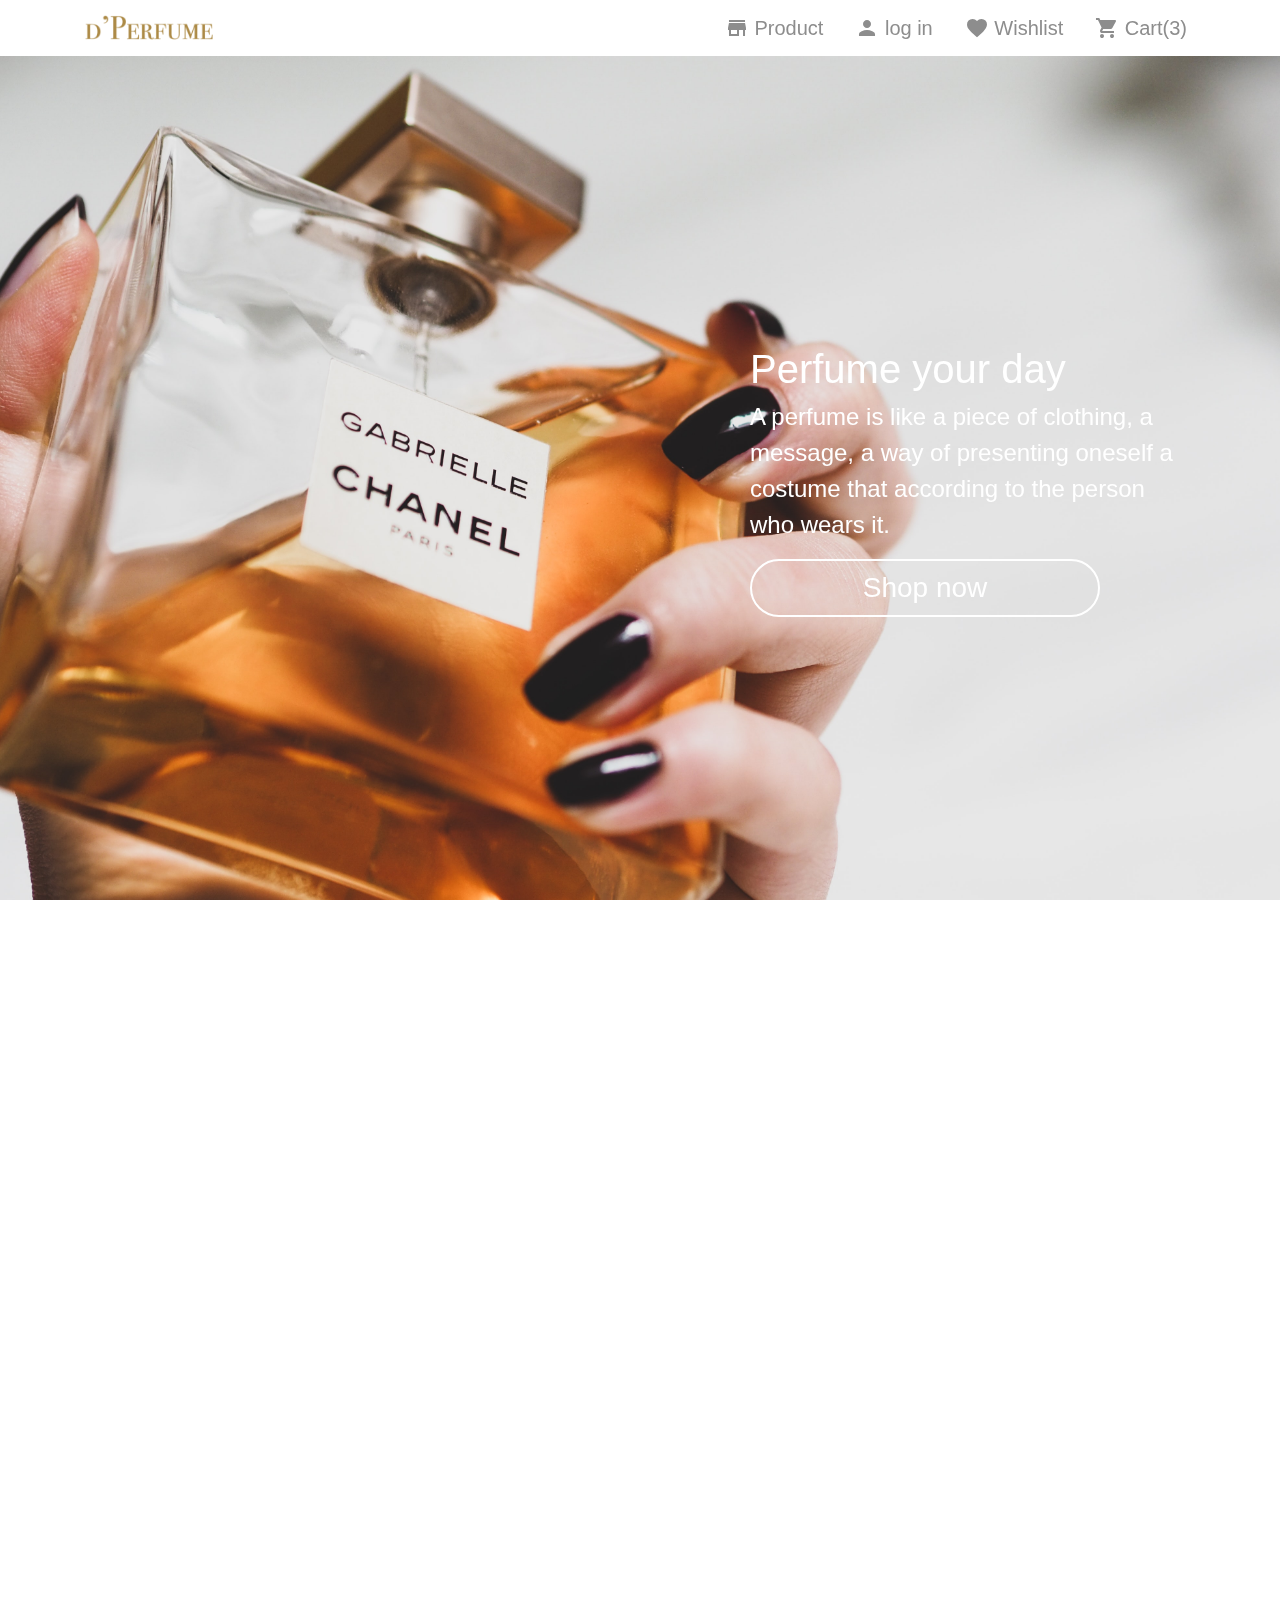
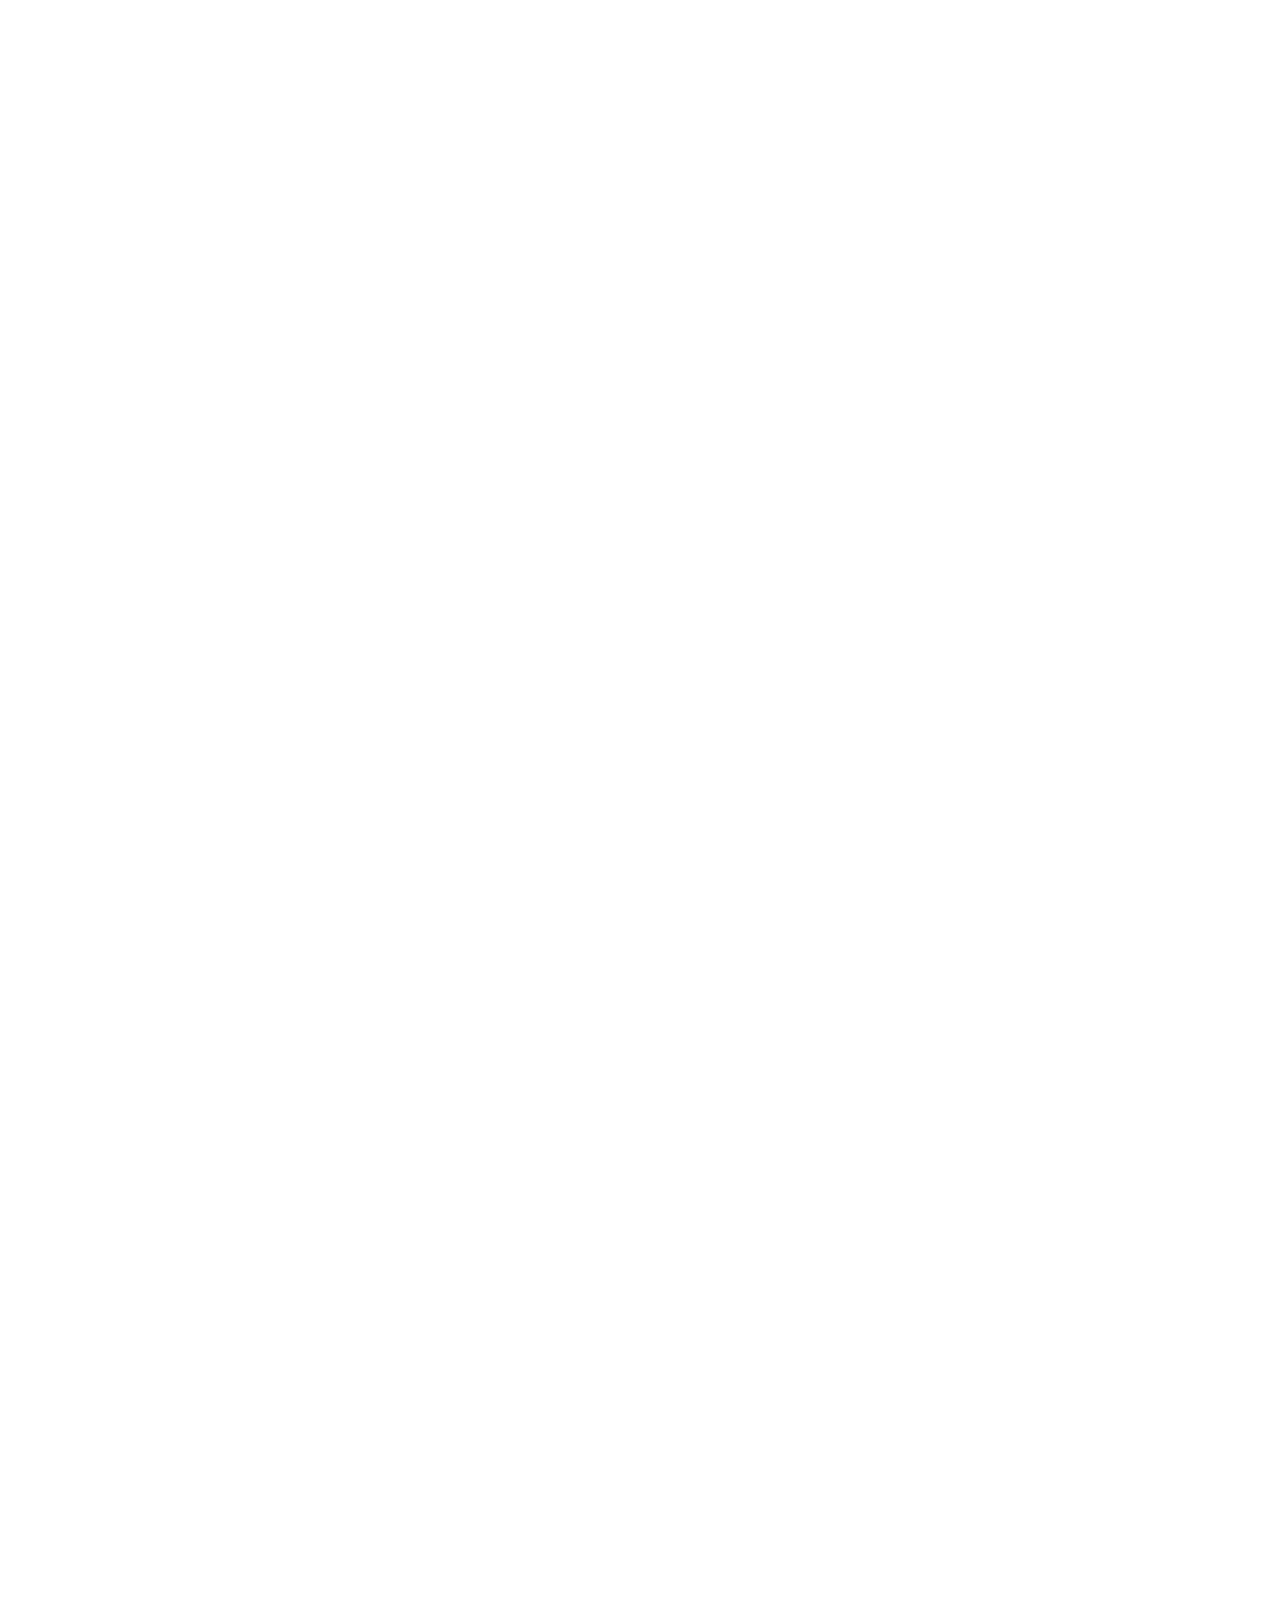
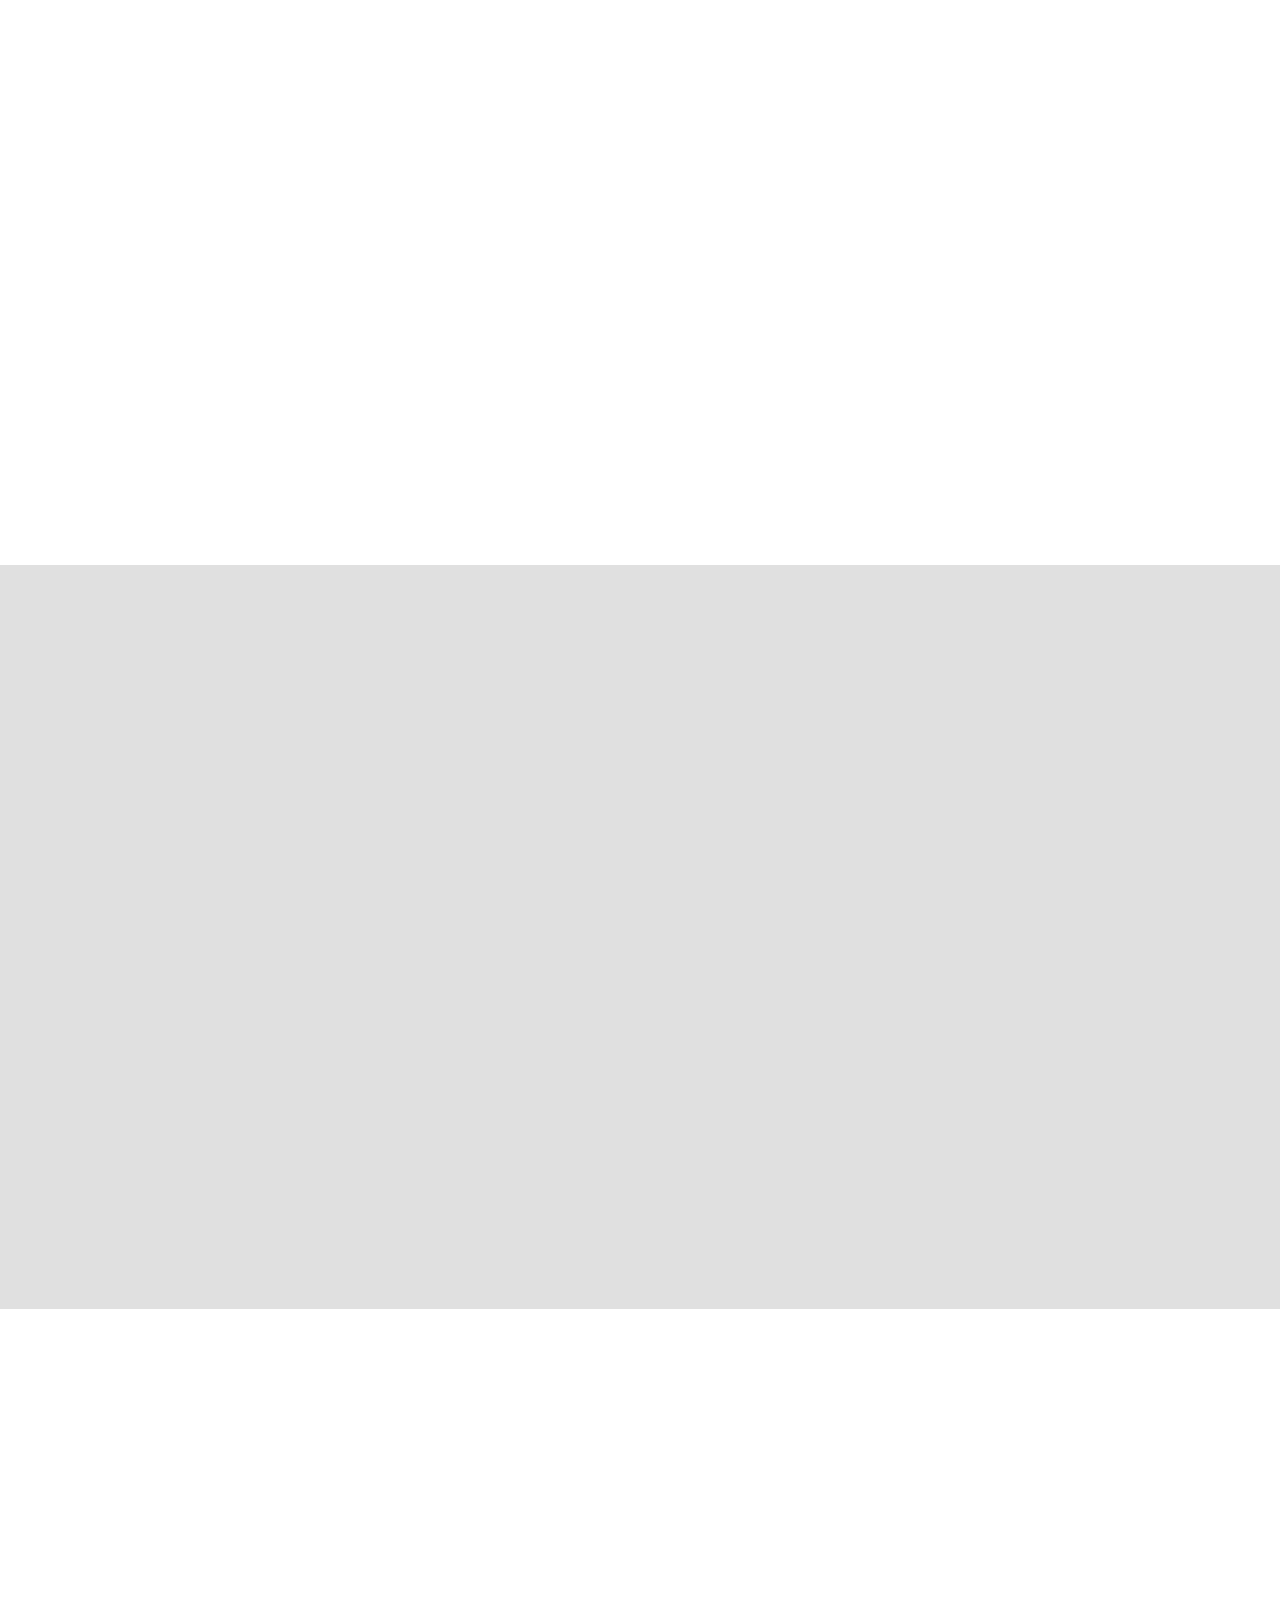
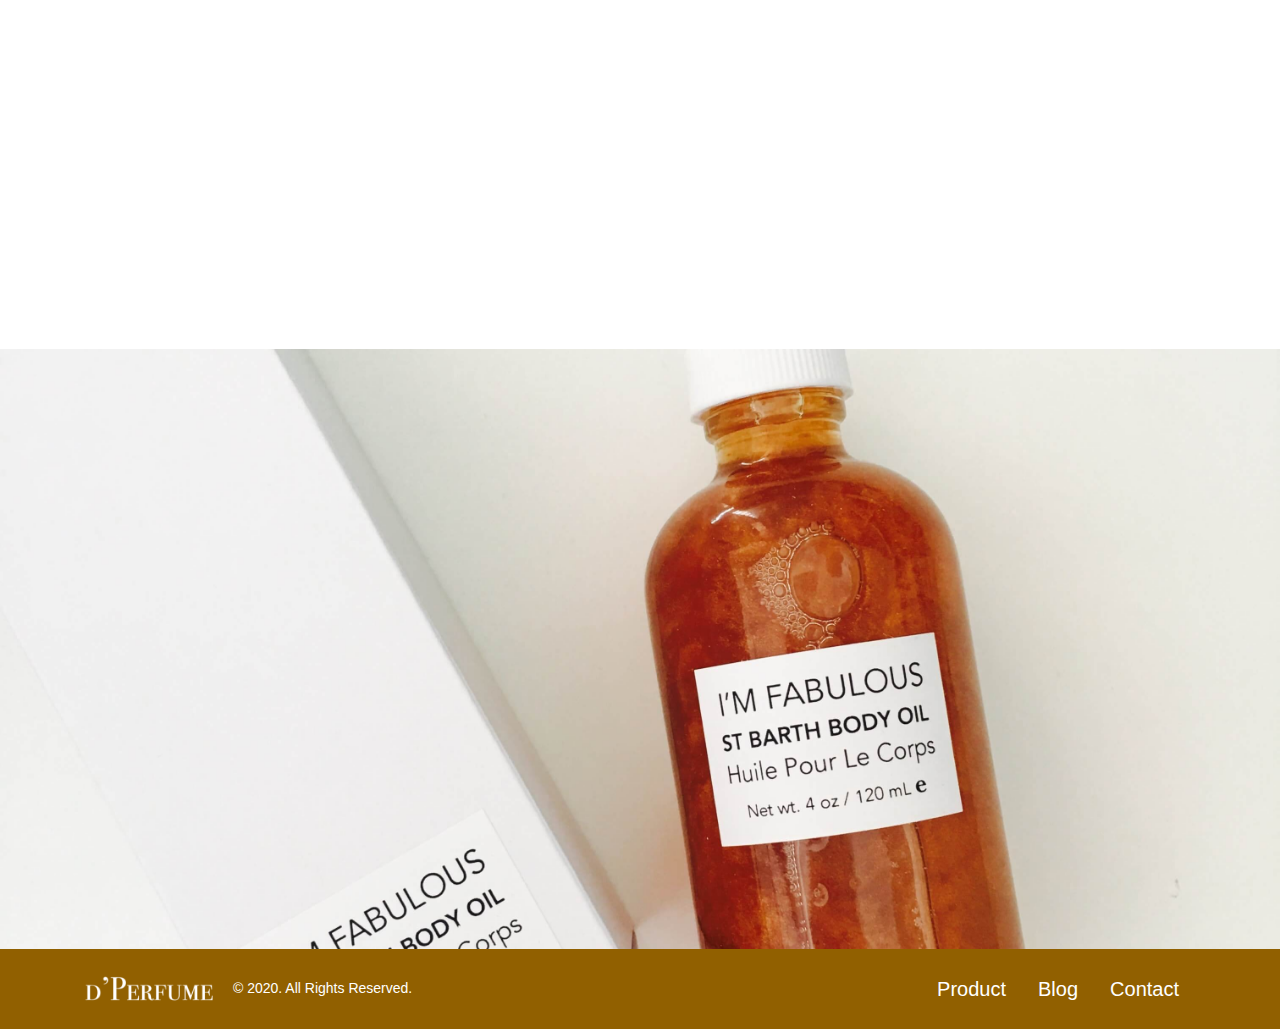
<file: index.html>
<!DOCTYPE html>
<html lang="en">

  <head>
    <meta charset="UTF-8">
    <meta name="viewport" content="width=device-width, initial-scale=1.0">
    <meta http-equiv="X-UA-Compatible" content="ie=edge">
    <title>D'Perfume 香水電商網站</title>
    <!-- icon -->
    <link href="https://fonts.googleapis.com/icon?family=Material+Icons" rel="stylesheet">
    <!-- <link rel="stylesheet" href="https://cdnjs.cloudflare.com/ajax/libs/font-awesome/5.13.0/css/all.min.css" /> -->
    <!-- aos -->
    <link rel="stylesheet" href="https://unpkg.com/aos@next/dist/aos.css"/>
    <link rel="stylesheet" href="./assets/style/all.css">
  </head>

  <body>
    <header class="sticky-top">
	<nav class="navbar navbar-expand-md navbar-light p-0 py-md-2 px-md-3">
		<div class="container-fluid container-md">
			<h1 class="navbar-logo ml-4 ml-md-0 mb-0">
				<a href="index.html">D'Perfume 香水電商網站</a>
			</h1>
			<a class="text-secondary d-inline-block d-md-none ml-auto mr-3 position-relative" href="#">
				<span class="material-icons">shopping_cart</span>
				<span class="badge badge-pill badge-primary position-absolute">3</span>
			</a>
			<button class="navbar-toggler py-2 px-3 ml-2" type="button" data-toggle="collapse" data-target="#navbarNav"
			aria-controls="navbarNav" aria-expanded="false" aria-label="Toggle navigation">
				<div class="toggler-bar-wrap position-relative">
					<span class="toggler-bar toggler-bar-top"></span>
					<span class="toggler-bar toggler-bar-middle"></span>
					<span class="toggler-bar toggler-bar-bottom"></span>
				</div>
			</button>
			<div class="collapse navbar-collapse" id="navbarNav">
				<ul class="navbar-nav ml-auto">
					<li class="nav-item order-md-1">
						<a class="nav-link h5 text-center py-3 py-md-2 mr-md-3" href="product.html">
							<span class="material-icons d-none d-md-inline-block">store</span>
							Product
						</a>
					</li>
					<li class="nav-item order-2 order-md-1">
						<a class="nav-link h5 text-center py-3 py-md-2 mr-md-3" href="login.html">
							<span class="material-icons d-none d-md-inline-block">person</span>
							log in
						</a>
					</li>
					<li class="nav-item order-md-1">
						<a class="nav-link h5 text-center py-3 py-md-2 mr-md-3" href="wishlist.html">
							<span class="material-icons d-none d-md-inline-block">favorite</span>
							Wishlist
						</a>
					</li>
					<li class="nav-item order-md-1 d-block d-md-none">
						<a class="nav-link h5 text-center py-3 py-md-2 mr-md-3" href="blog.html">
							Blog
						</a>
					</li>
					<li class="nav-item order-md-1 d-block d-md-none">
						<a class="nav-link h5 text-center py-3 py-md-2 mr-md-3" href="contact.html">
							Contact
						</a>
					</li>
					<li class="nav-item order-md-1 d-none d-md-block">
						<a class="nav-link h5 text-center py-3 py-md-2" href="#">
							<span class="material-icons">shopping_cart</span>
							Cart(3)
						</a>
					</li>
				</ul>
			</div>
		</div>
	</nav>
</header>    
<!-- banner -->
<section class="banner bg-cover mb-7 mb-md-9">
  <div class="container h-100 d-flex flex-column justify-content-center">
    <div class="row" data-aos="fade-down" data-aos-duration="2500">
      <div class="col-12 col-md-5 offset-md-7 mb-3 text-white">
        <h2 class="banner__title h1">Perfume your day</h2>
        <p class="banner__text h4">A perfume is like a piece of clothing, a message, a way of presenting oneself a costume that according to the person who wears it.</p>
      </div>
      <div class="col-12 col-md-4 offset-md-7">
        <a href="product.html" class="banner__btn-link btn btn-block btn-outline-white rounded-pill">Shop now</a>
      </div>
    </div>
  </div>
</section>

<!-- rec 推薦品 -->
<section class="rec mb-7 mb-md-9">
  <ul class="container">
    <li class="row no-gutters flex-column-reverse flex-md-row mb-6 mb-md-0">
      <div class="col-12 col-md-6 d-flex justify-content-center">
        <div class="col-md-8 h-100 d-flex flex-column justify-content-center px-0"
          data-aos="fade-up" data-aos-duration="2000">
          <h3 class="h2 font-weight-bold">Gabrielle CHANEL</h3>
          <p class="h5">全新嗅覺體驗，花香四溢、明亮馥郁。結合茉莉、依蘭依蘭、橙花和最迷人的格拉斯晚香玉之花香，呈現出夢幻花香氣息。 極具女性特質的香奈兒嘉柏麗香水，專為光芒四射的她而生。</p>
          <a href="product-detail.html" class="text-primary py-3 pr-3 mr-auto">查看更多</a>
        </div>
      </div>
      <div class="col-12 col-md-6 mb-2 mb-md-0">
        <div class="rec-img bg-cover" data-aos="fade-up"
          style="background-image: url('assets/images/index2.jpg');">
        </div>
      </div>
    </li>
    <li class="row no-gutters flex-column-reverse flex-md-row-reverse mb-6 mb-md-0">
      <div class="col-12 col-md-6 d-flex justify-content-center"
        data-aos="fade-up" data-aos-duration="2000">
        <div class="col-md-8 h-100 d-flex flex-column justify-content-center px-0">
          <h3 class="h2 font-weight-bold">Five O’clock Au Gingembre</h3>
          <p class="h5">生薑與溫醇的肉桂香、紅糖的香甜摻和成一氣，溫暖微辛的氣息反倒形成一股輕煙氤氳開來，還帶點微微煙醺感漫溢在整個鼻息之間，細聞之下,又還有溫溫淡淡的木香，溫和而暖心。</p>
          <a href="product-detail.html" class="text-primary py-3 pr-3 mr-auto">查看更多</a>
        </div>
      </div>
      <div class="col-12 col-md-6 mb-2 mb-md-0">
        <div class="rec-img bg-cover" data-aos="fade-up"
          style="background-image: url('assets/images/index3.png');">
        </div>
      </div>
    </li>
    <li class="row no-gutters flex-column-reverse flex-md-row mb-6 mb-md-0">
      <div class="col-12 col-md-6 d-flex justify-content-center"
        data-aos="fade-up" data-aos-duration="2000">
        <div class="col-md-8 h-100 d-flex flex-column justify-content-center px-0">
          <h3 class="h2 font-weight-bold">CHANEL N°5</h3>
          <p class="h5">N°5，女性魅力的極致精髓。散發柔美澄透的乙醛花束香氣。經典傳奇香氛，蘊藏於極簡設計的獨特瓶身。</p>
          <a href="product-detail.html" class="text-primary py-3 pr-3 mr-auto">查看更多</a>
        </div>
      </div>
      <div class="col-12 col-md-6 mb-2 mb-md-0">
        <div class="rec-img bg-cover" data-aos="fade-up"
          style="background-image: url('assets/images/index4.jpg');
          background-position: 30% center;">
        </div>
      </div>
    </li>
    <li class="row no-gutters flex-column-reverse flex-md-row-reverse mb-6 mb-md-0">
      <div class="col-12 col-md-6 d-flex justify-content-center"
        data-aos="fade-up" data-aos-duration="2000">
        <div class="col-md-8 h-100 d-flex flex-column justify-content-center px-0">
          <ol class="list-unstyled">
            <li class="mb-4 mb-md-8 mt-2 mt-md-0">
              <h4 class="h4 font-weight-bold mb-1">1. <br>Levels of Preventive Maintenance Compliance</h4>
              <p>The core idea of preventative maintenance is the performance of proactive actions against unscheduled downtime in order to identify potential defects before they evolve into something more severe.</p>
            </li>
            <li class="mb-4 mb-md-8 mt-md-1">
              <h4 class="h4 font-weight-bold mb-1">2. <br>Percentage of Planned Maintenance</h4>
              <p>The planned maintenance percentage is the total planned maintenance time in your CMMS software over a date range over the total number of hours of a service performed by the technicians.</p>
            </li>
            <li class="mb-4 mb-md-9 mt-md-1">
              <h4 class="h4 font-weight-bold mb-1">3. <br>Critical percentage of planned maintenance</h4>
              <p>Calculating the critical percentage of planned maintenance will help you prioritize the most important operations that should be performed immediately.</p>
            </li>
            <a href="product-detail.html" class="btn btn-outline-dark btn-block rounded-pill custom-btn">Plan a free online training</a>
          </ol>
        </div>
      </div>
      <div class="col-12 col-md-6 mb-2 mb-md-0">
        <div class="rec-img-lg bg-cover" data-aos="fade-up"
          style="background-image: url('assets/images/index5.jpg');">
        </div>
      </div>
    </li>
  </ul>
</section>

<!-- 產品 -->
<section class="bg-light py-6 py-md-7 mb-7 mb-md-9">
  <div class="container">
    <ul class="row list-unstyled" data-aos="fade-up" data-aos-duration="2500">
      <li class="col-12 col-md-4 mb-6 mb-md-0">
        <a href="product-detail.html" class="card">
          <div class="card-img-lg bg-cover mb-2"
            style="background-image: url('assets/images/index6.jpg')">
          </div>
          <div class="card-body">
            <h4 class="card-title">Poppy & Barley</h4>
            <p class="card-text mb-1 mb-md-3">Jo Malone</p>
            <p class="card-text">NT$1,380
              <del class="ml-2 text-secondary text-through">NT$1,580</del>
            </p>
          </div>
        </a>
      </li>
      <li class="col-12 col-md-4 mb-6 mb-md-0">
        <a href="product-detail.html"class="card">
          <div class="card-img-lg bg-cover mb-2"
            style="background-image: url('assets/images/index7.jpg')">
          </div>
          <div class="card-body">
            <h4 class="card-title">Body Wash</h4>
            <p class="card-text mb-1 mb-md-3">Curology</p>
            <p class="card-text">NT$1,580</p>
          </div>
        </a>
      </li>
      <li class="col-12 col-md-4">
        <a href="product-detail.html" class="card">
          <div class="card-img-lg bg-cover mb-2 card-cover"
            style="background-image: url('assets/images/index8.jpg')">
          </div>
          <div class="card-body">
            <h4 class="card-title">Apple Cider Vinegar Capsule</h4>
            <p class="card-text mb-1 mb-md-3">Tonik</p>
            <p class="card-text">NT$1,580</p>
          </div>
        </a>
      </li>
    </ul>
  </div>
</section>

<!-- Bottle-Recycling 回收 -->
<section class="recycle mb-7 mb-md-9">
  <div class="container">
    <div class="row mb-6 mb-md-0">
      <div class="col-12 col-md-8 mb-2 mb-md-0">
        <div class="recycle-img bg-cover" data-aos="fade-up"
          style="background-image: url('assets/images/index9.jpg');">
        </div>
      </div>
      <div class="col-12 col-md-4 d-flex flex-column justify-content-center"
        data-aos="fade-up" data-aos-duration="2000">
        <h3 class="h2 font-weight-bold">Bottle-Recycling</h3>
        <p class="h5 mb-3">Recycle your used empty bottles and be rewarded!</p>
        <p>For the past 10 years, we have collected over 800,000 bottles through Empty Bottle Recycling Campaign and planted more than 860 pine trees for a better environment.For the past 10 years, we have collected over 800,000 bottles through Empty Bottle Recycling Campaign and planted more than 860 pine trees for a better environment.</p>
        <a href="recycle.html" class="text-primary py-3 pr-3 mr-auto">查看更多</a>
      </div>
    </div>
  </div>
</section>

<!-- subscribe 訂閱 -->
<section class="subscribe bg-cover"
  style="background-image: url('assets/images/index10.jpg');">
  <div class="container">
    <div class="row" data-aos="fade-down" data-aos-duration="2000">
      <div class="col-12 col-md-4">
        <h3 class="h2 mb-4 text-secondary font-weight-bold">記得<br>訂閱以獲取更多資訊！</h3>
        <form action="" method="post">
          <div class="input-group">
            <input type="text" class="custom-input form-control p-3 h-100" placeholder="Your email address" aria-label="Your email address">
            <div class="input-group-append">
              <button type="submit" class="subscribe__btn btn btn-primary px-5">Subscribe</button>
            </div>
          </div>
        </form>
      </div>
    </div>
  </div>
</section>
    <footer class="bg-primary py-4">
  <div class="container-fluid container-md d-flex">
    <div class="d-flex align-items-center">
      <a class="d-inline-block" href="index.html">
        <img src="assets/images/dPerfume-white.png" alt="D'Perfume 香水電商網站">
      </a>
      <p class="text-white font-size-sm ml-4">© 2020. All Rights Reserved.</p>
    </div>
    <ul class="nav footer-nav ml-auto d-none d-md-flex"> 
      <li class="nav-item">
        <a href="products.html" class="h5 nav-link text-white">Product</a>
      </li>
      <li class="nav-item">
        <a href="#" class="h5 nav-link text-white">Blog</a>
      </li>
      <li class="nav-item">
        <a href="#" class="h5 nav-link text-white">Contact</a>
      </li>
    </ul>
  </div>
</footer>  <!-- Bootstrap4
    <script src="https://code.jquery.com/jquery-3.4.1.slim.min.js" integrity="sha384-J6qa4849blE2+poT4WnyKhv5vZF5SrPo0iEjwBvKU7imGFAV0wwj1yYfoRSJoZ+n" crossorigin="anonymous"></script>
    <script src="https://cdn.jsdelivr.net/npm/popper.js@1.16.0/dist/umd/popper.min.js" integrity="sha384-Q6E9RHvbIyZFJoft+2mJbHaEWldlvI9IOYy5n3zV9zzTtmI3UksdQRVvoxMfooAo" crossorigin="anonymous"></script>
    <script src="https://stackpath.bootstrapcdn.com/bootstrap/4.4.1/js/bootstrap.min.js" integrity="sha384-wfSDF2E50Y2D1uUdj0O3uMBJnjuUD4Ih7YwaYd1iqfktj0Uod8GCExl3Og8ifwB6" crossorigin="anonymous"></script>
 -->    
    <!-- aos -->
    <script src="https://unpkg.com/aos@next/dist/aos.js"></script>
    
    <script src="./assets/js/vendors.js"></script>
    <script src="./assets/js/all.js"></script>

    <script>
      AOS.init();
      // navbar 背景
      $(window).scroll(function(e) {
        if ($(window).scrollTop() > 55) {
          // $('header').addClass('fixed-top');
          if ($(".navbar").hasClass("bg-white")) {
            $(".navbar").toggleClass("bg-light-opacity");
            $('.navbar').removeClass('bg-white');
          }
        } else {
          // $("header").removeClass("fixed-top");
          $(".navbar").addClass("bg-white");
          $('.navbar').removeClass('bg-light-opacity');
        }
      })

      // 漢堡動畫
      $(document).ready(function(){
        $('.navbar-toggler').on('click',function(){
          $('.toggler-bar-top').toggleClass('toggler-bar-top-rotate');
          $('.toggler-bar-bottom').toggleClass('toggler-bar-bottom-rotate');
          $('.toggler-bar-middle').toggleClass('d-none');
        })
      })
    </script>
  </body>
</html>
</file>
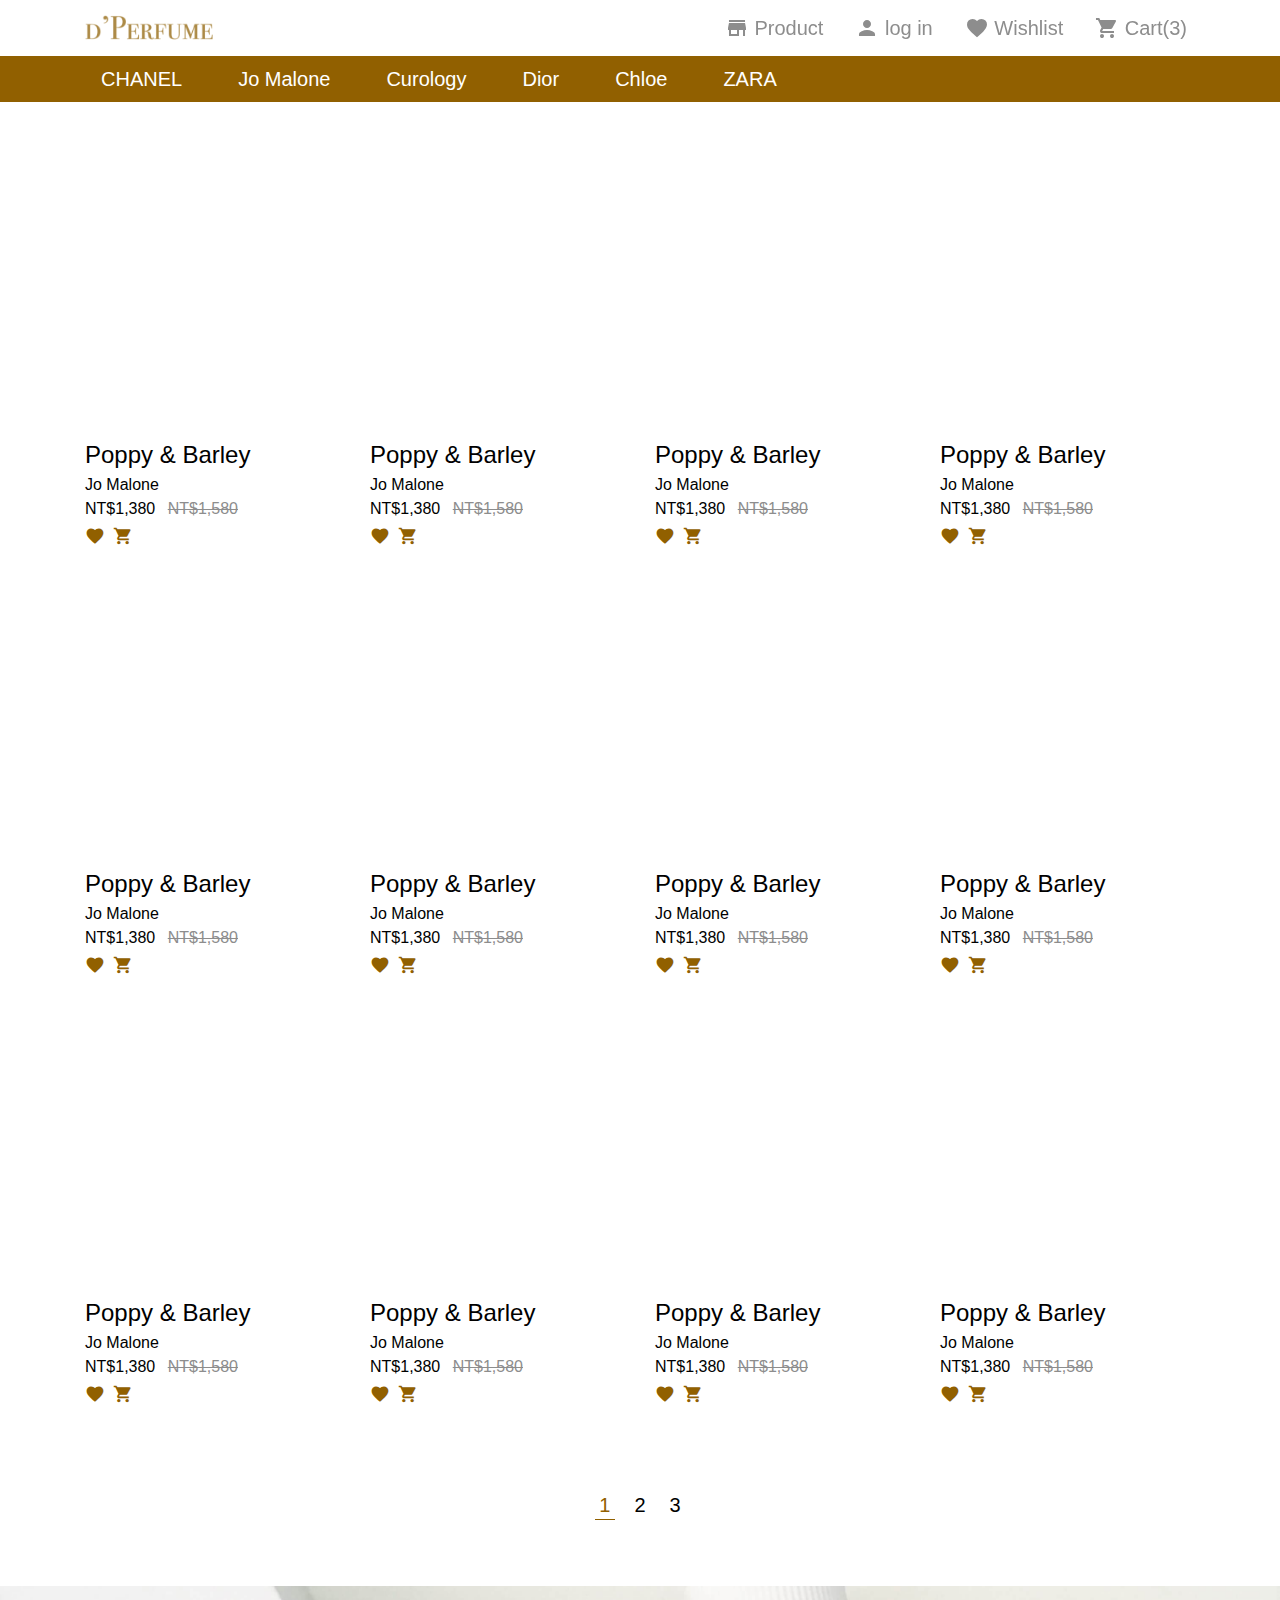
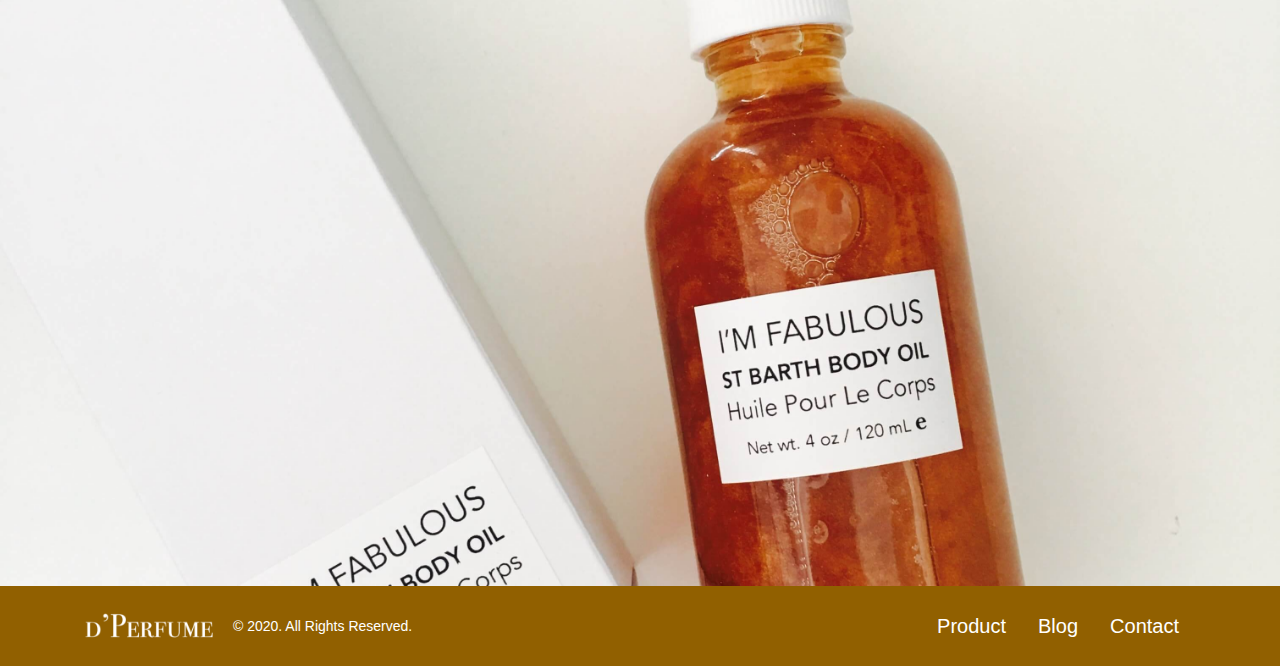
<file: product.html>
<!DOCTYPE html>
<html lang="en">

  <head>
    <meta charset="UTF-8">
    <meta name="viewport" content="width=device-width, initial-scale=1.0">
    <meta http-equiv="X-UA-Compatible" content="ie=edge">
    <title>產品列 | D'Perfume 香水電商網站</title>
    <!-- icon -->
    <link href="https://fonts.googleapis.com/icon?family=Material+Icons" rel="stylesheet">
    <!-- <link rel="stylesheet" href="https://cdnjs.cloudflare.com/ajax/libs/font-awesome/5.13.0/css/all.min.css" /> -->
    <!-- aos -->
    <link rel="stylesheet" href="https://unpkg.com/aos@next/dist/aos.css"/>
    <link rel="stylesheet" href="./assets/style/all.css">
  </head>

  <body>
    <header class="sticky-top">
	<nav class="navbar navbar-expand-md navbar-light p-0 py-md-2 px-md-3">
		<div class="container-fluid container-md">
			<h1 class="navbar-logo ml-4 ml-md-0 mb-0">
				<a href="index.html">D'Perfume 香水電商網站</a>
			</h1>
			<a class="text-secondary d-inline-block d-md-none ml-auto mr-3 position-relative" href="#">
				<span class="material-icons">shopping_cart</span>
				<span class="badge badge-pill badge-primary position-absolute">3</span>
			</a>
			<button class="navbar-toggler py-2 px-3 ml-2" type="button" data-toggle="collapse" data-target="#navbarNav"
			aria-controls="navbarNav" aria-expanded="false" aria-label="Toggle navigation">
				<div class="toggler-bar-wrap position-relative">
					<span class="toggler-bar toggler-bar-top"></span>
					<span class="toggler-bar toggler-bar-middle"></span>
					<span class="toggler-bar toggler-bar-bottom"></span>
				</div>
			</button>
			<div class="collapse navbar-collapse" id="navbarNav">
				<ul class="navbar-nav ml-auto">
					<li class="nav-item order-md-1">
						<a class="nav-link h5 text-center py-3 py-md-2 mr-md-3" href="product.html">
							<span class="material-icons d-none d-md-inline-block">store</span>
							Product
						</a>
					</li>
					<li class="nav-item order-2 order-md-1">
						<a class="nav-link h5 text-center py-3 py-md-2 mr-md-3" href="login.html">
							<span class="material-icons d-none d-md-inline-block">person</span>
							log in
						</a>
					</li>
					<li class="nav-item order-md-1">
						<a class="nav-link h5 text-center py-3 py-md-2 mr-md-3" href="wishlist.html">
							<span class="material-icons d-none d-md-inline-block">favorite</span>
							Wishlist
						</a>
					</li>
					<li class="nav-item order-md-1 d-block d-md-none">
						<a class="nav-link h5 text-center py-3 py-md-2 mr-md-3" href="blog.html">
							Blog
						</a>
					</li>
					<li class="nav-item order-md-1 d-block d-md-none">
						<a class="nav-link h5 text-center py-3 py-md-2 mr-md-3" href="contact.html">
							Contact
						</a>
					</li>
					<li class="nav-item order-md-1 d-none d-md-block">
						<a class="nav-link h5 text-center py-3 py-md-2" href="#">
							<span class="material-icons">shopping_cart</span>
							Cart(3)
						</a>
					</li>
				</ul>
			</div>
		</div>
	</nav>
</header>    
<!-- menu -->
<div class="menu bg-primary mb-7 d-none d-md-block">
  <div class="container">
    <ul class="nav">
      <li class="nav-item">
        <a class="nav-link text-white h5 font-weight-light mr-5" href="#">CHANEL</a>
      </li>
      <li class="nav-item">
        <a class="nav-link text-white h5 font-weight-light mr-5" href="#">Jo Malone</a>
      </li>
      <li class="nav-item">
        <a class="nav-link text-white h5 font-weight-light mr-5" href="#">Curology</a>
      </li>
      <li class="nav-item">
        <a class="nav-link text-white h5 font-weight-light mr-5" href="#">Dior</a>
      </li>
      <li class="nav-item">
        <a class="nav-link text-white h5 font-weight-light mr-5" href="#">Chloe</a>
      </li>
      <li class="nav-item">
        <a class="nav-link text-white h5 font-weight-light" href="#">ZARA</a>
      </li>
    </ul>
  </div>
</div>

<!-- 產品 -->
<section class="container pt-7 mb-7 mb-md-9">
  <ul class="row list-unstyled">
    <li class="col-6 col-md-3 mb-6 mb-md-9">
      <div class="card">
        <a href="product-detail.html" class="card-img-sm bg-cover"
          style="background-image: url('https://github.com/hexschool/webLayoutTraining1st/blob/master/perfume-week6/products1.jpg?raw=true');">
        </a>
        <div class="card-body pt-0">
          <h2 class="card-title">Poppy & Barley</h2>
          <p class="card-text">Jo Malone</p>
          <p class="card-text">
            NT$1,380
            <del class="ml-2 text-secondary">NT$1,580</del>
          </p>
          <div class="d-flex">
            <a href="javascript:void(0);" class="mr-2" data-toggle="modal" data-target="#addFavorite"><span class="material-icons h5 text-primary">favorite</span></a>
            <a href="javascript:void(0);" data-toggle="modal" data-target="#addToCart"><span class="material-icons h5 text-primary">shopping_cart</span></a>
          </div>
        </div>
      </div>
    </li>
    <li class="col-6 col-md-3 mb-6 mb-md-9">
      <div class="card">
        <a href="product-detail.html" class="card-img-sm bg-cover"
          style="background-image: url('https://raw.githubusercontent.com/hexschool/webLayoutTraining1st/master/perfume-week6/index6.jpg');
            background-position: center 100%;">
        </a>
        <div class="card-body pt-0">
          <h2 class="card-title">Poppy & Barley</h2>
          <p class="card-text">Jo Malone</p>
          <p class="card-text">
            NT$1,380
            <del class="ml-2 text-secondary">NT$1,580</del>
          </p>
          <div class="d-flex">
            <a href="javascript:void(0);" class="mr-2" data-toggle="modal" data-target="#addFavorite"><span class="material-icons h5 text-primary">favorite</span></a>
            <a href="javascript:void(0);" data-toggle="modal" data-target="#addToCart"><span class="material-icons h5 text-primary">shopping_cart</span></a>
          </div>
        </div>
      </div>
    </li>
    <li class="col-6 col-md-3 mb-6 mb-md-9">
      <div class="card">
        <a href="product-detail.html" class="card-img-sm bg-cover"
          style="background-image: url('https://github.com/hexschool/webLayoutTraining1st/blob/master/perfume-week6/products3.jpg?raw=true');
          background-position: center 35%;">
        </a>
        <div class="card-body pt-0">
          <h2 class="card-title">Poppy & Barley</h2>
          <p class="card-text">Jo Malone</p>
          <p class="card-text">
            NT$1,380
            <del class="ml-2 text-secondary">NT$1,580</del>
          </p>
          <div class="d-flex">
            <a href="javascript:void(0);" class="mr-2" data-toggle="modal" data-target="#addFavorite"><span class="material-icons h5 text-primary">favorite</span></a>
            <a href="javascript:void(0);" data-toggle="modal" data-target="#addToCart"><span class="material-icons h5 text-primary">shopping_cart</span></a>
          </div>
        </div>
      </div>
    </li>
    <li class="col-6 col-md-3 mb-6 mb-md-9">
      <div class="card">
        <a href="product-detail.html" class="card-img-sm bg-cover"
          style="background-image: url('https://github.com/hexschool/webLayoutTraining1st/blob/master/perfume-week6/products4.jpg?raw=true');
            background-position: center 30%;">
        </a>
        <div class="card-body pt-0">
          <h2 class="card-title">Poppy & Barley</h2>
          <p class="card-text">Jo Malone</p>
          <p class="card-text">
            NT$1,380
            <del class="ml-2 text-secondary">NT$1,580</del>
          </p>
          <div class="d-flex">
            <a href="javascript:void(0);" class="mr-2" data-toggle="modal" data-target="#addFavorite"><span class="material-icons h5 text-primary">favorite</span></a>
            <a href="javascript:void(0);" data-toggle="modal" data-target="#addToCart"><span class="material-icons h5 text-primary">shopping_cart</span></a>
          </div>
        </div>
      </div>
    </li>
    <li class="col-6 col-md-3 mb-6 mb-md-9">
      <div class="card">
        <a href="product-detail.html" class="card-img-sm bg-cover"
          style="background-image: url('https://github.com/hexschool/webLayoutTraining1st/blob/master/perfume-week6/products5.jpg?raw=true');
            background-position: center 35%">
        </a>
        <div class="card-body pt-0">
          <h2 class="card-title">Poppy & Barley</h2>
          <p class="card-text">Jo Malone</p>
          <p class="card-text">
            NT$1,380
            <del class="ml-2 text-secondary">NT$1,580</del>
          </p>
          <div class="d-flex">
            <a href="javascript:void(0);" class="mr-2" data-toggle="modal" data-target="#addFavorite"><span class="material-icons h5 text-primary">favorite</span></a>
            <a href="javascript:void(0);" data-toggle="modal" data-target="#addToCart"><span class="material-icons h5 text-primary">shopping_cart</span></a>
          </div>
        </div>
      </div>
    </li>
    <li class="col-6 col-md-3 mb-6 mb-md-9">
      <div class="card">
        <a href="product-detail.html" class="card-img-sm bg-cover"
          style="background-image: url('https://github.com/hexschool/webLayoutTraining1st/blob/master/perfume-week6/index4.jpg?raw=true');
            background-position: left center;">
        </a>
        <div class="card-body pt-0">
          <h2 class="card-title">Poppy & Barley</h2>
          <p class="card-text">Jo Malone</p>
          <p class="card-text">
            NT$1,380
            <del class="ml-2 text-secondary">NT$1,580</del>
          </p>
          <div class="d-flex">
            <a href="javascript:void(0);" class="mr-2" data-toggle="modal" data-target="#addFavorite"><span class="material-icons h5 text-primary">favorite</span></a>
            <a href="javascript:void(0);" data-toggle="modal" data-target="#addToCart"><span class="material-icons h5 text-primary">shopping_cart</span></a>
          </div>
        </div>
      </div>
    </li>
    <li class="col-6 col-md-3 mb-6 mb-md-9">
      <div class="card">
        <a href="product-detail.html" class="card-img-sm bg-cover"
          style="background-image: url('https://raw.githubusercontent.com/hexschool/webLayoutTraining1st/master/perfume-week6/products7.jpg');
          background-position: center 35%;">
        </a>
        <div class="card-body pt-0">
          <h2 class="card-title">Poppy & Barley</h2>
          <p class="card-text">Jo Malone</p>
          <p class="card-text">
            NT$1,380
            <del class="ml-2 text-secondary">NT$1,580</del>
          </p>
          <div class="d-flex">
            <a href="javascript:void(0);" class="mr-2" data-toggle="modal" data-target="#addFavorite"><span class="material-icons h5 text-primary">favorite</span></a>
            <a href="javascript:void(0);" data-toggle="modal" data-target="#addToCart"><span class="material-icons h5 text-primary">shopping_cart</span></a>
          </div>
        </div>
      </div>
    </li>
    <li class="col-6 col-md-3 mb-6 mb-md-9">
      <div class="card">
        <a href="product-detail.html" class="card-img-sm bg-cover"
          style="background-image: url('https://github.com/hexschool/webLayoutTraining1st/blob/master/perfume-week6/products8.jpg?raw=true');
            background-position: center 30%;">
        </a>
        <div class="card-body pt-0">
          <h2 class="card-title">Poppy & Barley</h2>
          <p class="card-text">Jo Malone</p>
          <p class="card-text">
            NT$1,380
            <del class="ml-2 text-secondary">NT$1,580</del>
          </p>
          <div class="d-flex">
            <a href="javascript:void(0);" class="mr-2" data-toggle="modal" data-target="#addFavorite"><span class="material-icons h5 text-primary">favorite</span></a>
            <a href="javascript:void(0);" data-toggle="modal" data-target="#addToCart"><span class="material-icons h5 text-primary">shopping_cart</span></a>
          </div>
        </div>
      </div>
    </li>
    <li class="col-6 col-md-3 mb-6 mb-md-9">
      <div class="card">
        <a href="product-detail.html" class="card-img-sm bg-cover"
          style="background-image: url('https://github.com/hexschool/webLayoutTraining1st/blob/master/perfume-week6/index3.png?raw=true');">
        </a>
        <div class="card-body pt-0">
          <h2 class="card-title">Poppy & Barley</h2>
          <p class="card-text">Jo Malone</p>
          <p class="card-text">
            NT$1,380
            <del class="ml-2 text-secondary">NT$1,580</del>
          </p>
          <div class="d-flex">
            <a href="javascript:void(0);" class="mr-2" data-toggle="modal" data-target="#addFavorite"><span class="material-icons h5 text-primary">favorite</span></a>
            <a href="javascript:void(0);" data-toggle="modal" data-target="#addToCart"><span class="material-icons h5 text-primary">shopping_cart</span></a>
          </div>
        </div>
      </div>
    </li>
    <li class="col-6 col-md-3 mb-6 mb-md-9">
      <div class="card">
        <a href="product-detail.html" class="card-img-sm bg-cover"
          style="background-image: url('https://raw.githubusercontent.com/hexschool/webLayoutTraining1st/master/perfume-week6/products10.jpg');
            background-position: left center;">
        </a>
        <div class="card-body pt-0">
          <h2 class="card-title">Poppy & Barley</h2>
          <p class="card-text">Jo Malone</p>
          <p class="card-text">
            NT$1,380
            <del class="ml-2 text-secondary">NT$1,580</del>
          </p>
          <div class="d-flex">
            <a href="javascript:void(0);" class="mr-2" data-toggle="modal" data-target="#addFavorite"><span class="material-icons h5 text-primary">favorite</span></a>
            <a href="javascript:void(0);" data-toggle="modal" data-target="#addToCart"><span class="material-icons h5 text-primary">shopping_cart</span></a>
          </div>
        </div>
      </div>
    </li>
    <li class="col-6 col-md-3 mb-6 mb-md-9">
      <div class="card">
        <a href="product-detail.html" class="card-img-sm bg-cover"
          style="background-image: url('https://raw.githubusercontent.com/hexschool/webLayoutTraining1st/master/perfume-week6/products11.jpg');
          background-position: center 35%;">
        </a>
        <div class="card-body pt-0">
          <h2 class="card-title">Poppy & Barley</h2>
          <p class="card-text">Jo Malone</p>
          <p class="card-text">
            NT$1,380
            <del class="ml-2 text-secondary">NT$1,580</del>
          </p>
          <div class="d-flex">
            <a href="javascript:void(0);" class="mr-2" data-toggle="modal" data-target="#addFavorite"><span class="material-icons h5 text-primary">favorite</span></a>
            <a href="javascript:void(0);" data-toggle="modal" data-target="#addToCart"><span class="material-icons h5 text-primary">shopping_cart</span></a>
          </div>
        </div>
      </div>
    </li>
    <li class="col-6 col-md-3 mb-6 mb-md-9">
      <div class="card">
        <a href="product-detail.html" class="card-img-sm bg-cover"
          style="background-image: url('https://raw.githubusercontent.com/hexschool/webLayoutTraining1st/master/perfume-week6/products12.jpg');
            background-position: center 30%;">
        </a>
        <div class="card-body pt-0">
          <h2 class="card-title">Poppy & Barley</h2>
          <p class="card-text">Jo Malone</p>
          <p class="card-text">
            NT$1,380
            <del class="ml-2 text-secondary">NT$1,580</del>
          </p>
          <div class="d-flex">
            <a href="javascript:void(0);" class="mr-2" data-toggle="modal" data-target="#addFavorite"><span class="material-icons h5 text-primary">favorite</span></a>
            <a href="javascript:void(0);" data-toggle="modal" data-target="#addToCart"><span class="material-icons h5 text-primary">shopping_cart</span></a>
          </div>
        </div>
      </div>
    </li>
  </ul>
  <!-- 頁碼 -->
  <nav aria-label="Page navigation">
    <ul class="pagination justify-content-center mb-0">
      <li class="page-item active" aria-current="page">
        <a class="page-link h5">
          1
          <span class="sr-only">(current)</span>
        </a>
      </li>
      <li class="page-item">
        <a class="page-link h5" href="#">2</a>
      </li>
      <li class="page-item">
        <a class="page-link h5" href="#">3</a>
      </li>
    </ul>
  </nav>
</section>

<!-- subscribe 訂閱 -->
<section class="subscribe bg-cover"
  style="background-image: url('assets/images/index10.jpg');">
  <div class="container">
    <div class="row" data-aos="fade-down" data-aos-duration="2000">
      <div class="col-12 col-md-4">
        <h3 class="h2 mb-4 text-secondary font-weight-bold">記得<br>訂閱以獲取更多資訊！</h3>
        <form action="" method="post">
          <div class="input-group">
            <input type="text" class="custom-input form-control p-3 h-100" placeholder="Your email address" aria-label="Your email address">
            <div class="input-group-append">
              <button type="submit" class="subscribe__btn btn btn-primary px-5">Subscribe</button>
            </div>
          </div>
        </form>
      </div>
    </div>
  </div>
</section>

<!-- Modal #addFavorite -->

<!-- Modal #addToCart -->
    <footer class="bg-primary py-4">
  <div class="container-fluid container-md d-flex">
    <div class="d-flex align-items-center">
      <a class="d-inline-block" href="index.html">
        <img src="assets/images/dPerfume-white.png" alt="D'Perfume 香水電商網站">
      </a>
      <p class="text-white font-size-sm ml-4">© 2020. All Rights Reserved.</p>
    </div>
    <ul class="nav footer-nav ml-auto d-none d-md-flex"> 
      <li class="nav-item">
        <a href="products.html" class="h5 nav-link text-white">Product</a>
      </li>
      <li class="nav-item">
        <a href="#" class="h5 nav-link text-white">Blog</a>
      </li>
      <li class="nav-item">
        <a href="#" class="h5 nav-link text-white">Contact</a>
      </li>
    </ul>
  </div>
</footer>  <!-- Bootstrap4
    <script src="https://code.jquery.com/jquery-3.4.1.slim.min.js" integrity="sha384-J6qa4849blE2+poT4WnyKhv5vZF5SrPo0iEjwBvKU7imGFAV0wwj1yYfoRSJoZ+n" crossorigin="anonymous"></script>
    <script src="https://cdn.jsdelivr.net/npm/popper.js@1.16.0/dist/umd/popper.min.js" integrity="sha384-Q6E9RHvbIyZFJoft+2mJbHaEWldlvI9IOYy5n3zV9zzTtmI3UksdQRVvoxMfooAo" crossorigin="anonymous"></script>
    <script src="https://stackpath.bootstrapcdn.com/bootstrap/4.4.1/js/bootstrap.min.js" integrity="sha384-wfSDF2E50Y2D1uUdj0O3uMBJnjuUD4Ih7YwaYd1iqfktj0Uod8GCExl3Og8ifwB6" crossorigin="anonymous"></script>
 -->    
    <!-- aos -->
    <script src="https://unpkg.com/aos@next/dist/aos.js"></script>
    
    <script src="./assets/js/vendors.js"></script>
    <script src="./assets/js/all.js"></script>

    <script>
      AOS.init();
      // navbar 背景
      $(window).scroll(function(e) {
        if ($(window).scrollTop() > 55) {
          // $('header').addClass('fixed-top');
          if ($(".navbar").hasClass("bg-white")) {
            $(".navbar").toggleClass("bg-light-opacity");
            $('.navbar').removeClass('bg-white');
          }
        } else {
          // $("header").removeClass("fixed-top");
          $(".navbar").addClass("bg-white");
          $('.navbar').removeClass('bg-light-opacity');
        }
      })

      // 漢堡動畫
      $(document).ready(function(){
        $('.navbar-toggler').on('click',function(){
          $('.toggler-bar-top').toggleClass('toggler-bar-top-rotate');
          $('.toggler-bar-bottom').toggleClass('toggler-bar-bottom-rotate');
          $('.toggler-bar-middle').toggleClass('d-none');
        })
      })
    </script>
  </body>
</html>
</file>
